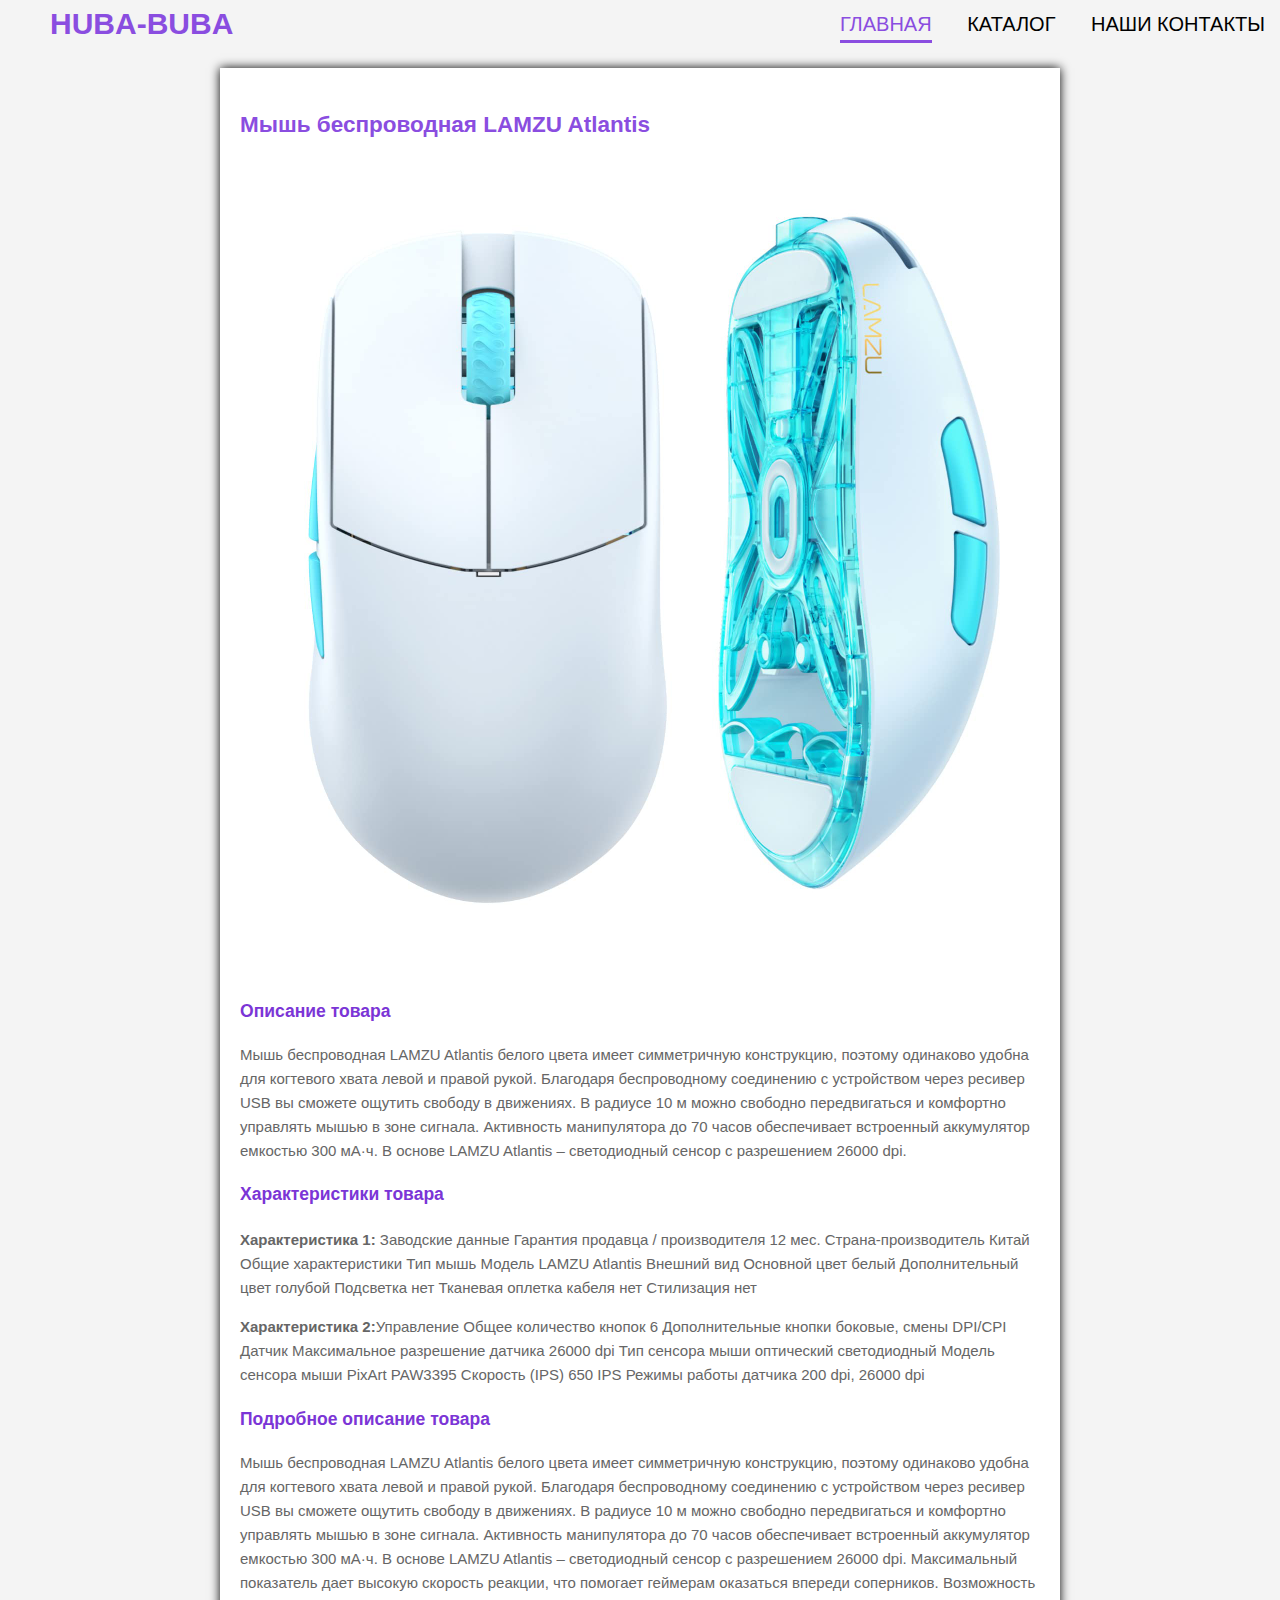
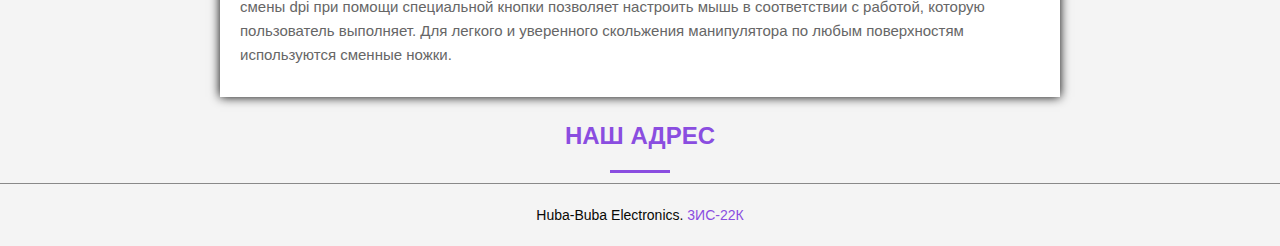
<file: index.html>
<!DOCTYPE html>
<html lang="en">
<head>
    <meta charset="UTF-8">
    <meta name="viewport" content="width=device-width, initial-scale=1.0">
    <link rel="stylesheet" type='text/css' media-'screen' href="index.css">
    <title>Huba-Buba Main</title>
</head>
<body>
    <header class="nav">
        <div class="container">
            <div class="golovka__inner">
                <div class="golovka__logo">Huba-Buba</div>
                <nav class="nav">
                    <a class="nav__link active" href="#">Главная</a>
                    <a class="nav__link" href="index1.html">Каталог</a>
                    <a class="nav__link" href="index2.html">Наши контакты</a>
                </nav>
            </div>
        </div>
 </header>

    <main>
        <h2>Мышь беспроводная LAMZU Atlantis </h2>
        <img src="atlantis.jpg" alt="Изображение товара">
        <h3>Описание товара</h3>
        <p>Мышь беспроводная LAMZU Atlantis белого цвета имеет симметричную конструкцию,
            поэтому одинаково удобна для когтевого хвата левой и правой рукой.
            Благодаря беспроводному соединению с устройством через ресивер USB вы сможете ощутить свободу в движениях.
            В радиусе 10 м можно свободно передвигаться и комфортно управлять мышью в зоне сигнала.
            Активность манипулятора до 70 часов обеспечивает встроенный аккумулятор емкостью 300 мА·ч.
            В основе LAMZU Atlantis ‒ светодиодный сенсор с разрешением 26000 dpi. </p>
        <h3>Характеристики товара</h3>
        <div class="characteristics">
            <p><strong>Характеристика 1:</strong> Заводские данные
                Гарантия продавца / производителя
                12 мес.
                Страна-производитель 
                Китай
                Общие характеристики
                Тип 
                мышь
                Модель
                LAMZU Atlantis
                Внешний вид
                Основной цвет
                 белый
                Дополнительный цвет
                голубой
                Подсветка
                 нет
                Тканевая оплетка кабеля 
                 нет
                Стилизация
                 нет</p>
            <p><strong>Характеристика 2:</strong>Управление
                Общее количество кнопок 
                 6
                Дополнительные кнопки
                боковые, смены DPI/CPI
                Датчик
                Максимальное разрешение датчика 
                 26000 dpi
                Тип сенсора мыши 
                оптический светодиодный
                Модель сенсора мыши
                 PixArt PAW3395
                Скорость (IPS) 
                 650 IPS
                Режимы работы датчика 
                200 dpi, 26000 dpi</p>
        </div>
        <h3>Подробное описание товара</h3>
        <p>Мышь беспроводная LAMZU Atlantis белого цвета имеет симметричную конструкцию,
            поэтому одинаково удобна для когтевого хвата левой и правой рукой.
            Благодаря беспроводному соединению с устройством через ресивер USB вы сможете ощутить свободу в движениях.
            В радиусе 10 м можно свободно передвигаться и комфортно управлять мышью в зоне сигнала.
            Активность манипулятора до 70 часов обеспечивает встроенный аккумулятор емкостью 300 мА·ч.
            В основе LAMZU Atlantis ‒ светодиодный сенсор с разрешением 26000 dpi.
            Максимальный показатель дает высокую скорость реакции, что помогает геймерам оказаться впереди соперников.
            Возможность смены dpi при помощи специальной кнопки позволяет настроить мышь в соответствии с работой,
            которую пользователь выполняет.
            Для легкого и уверенного скольжения манипулятора по любым поверхностям используются сменные ножки.</p>
    </main>

    <section class="section  section--map">
        <div class="container">
            <div class="map">
                <h2 class="map__title">
                    <div><i class="fas fa-map-marker-alt"></i></div>
                    <a href="https://yandex.by/maps/-/CDexq6Yi" target="_blank">Наш адрес</a>
                </h2>
            </div>
        </div>
    </section>

    <div class="copyright">
        Huba-Buba Electronics.<span> 3ИС-22К</span>
    </div>
</body>
</html>
</file>
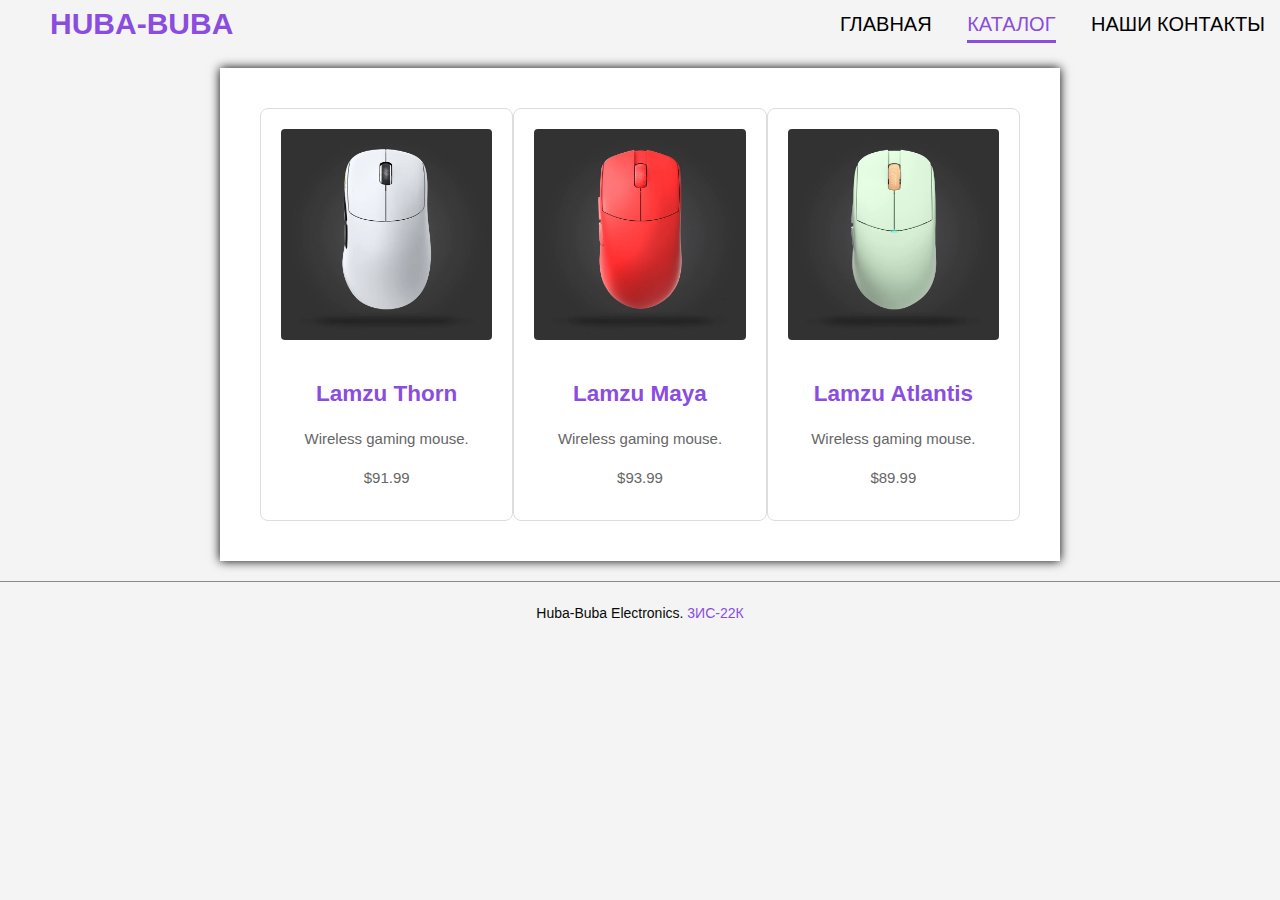
<file: index1.html>
<!DOCTYPE html>
<html lang="en">
<head>
    <meta charset="UTF-8">
    <meta name="viewport" content="width=device-width, initial-scale=1.0">
    <link rel="stylesheet" type='text/css' media-'screen' href="index1.css">
    <title>Huba-Buba Catalog</title>
</head>
<body>
    <header class="nav">
        <div class="container">
            <div class="golovka__inner">
                <div class="golovka__logo">Huba-Buba</div>
                <nav class="nav">
                    <a class="nav__link " href="index.html">Главная</a>
                    <a class="nav__link active" href="index1.html">Каталог</a>
                    <a class="nav__link" href="index2.html">Наши контакты</a>
                </nav>
            </div>
        </div>
 </header>

<main>        
            <div class="product-container">
            <div class="product">
                <img src="thorn.jpg" alt="Product 1">
                <h2>Lamzu Thorn</h2>
                <p>Wireless gaming mouse.</p>
                <p>$91.99</p>
                </div>
            
                <div class="product">
                  <img src="maya.jpg" alt="Product 2">
                  <h2>Lamzu Maya</h2>
                  <p>Wireless gaming mouse.</p>
                  <p>$93.99</p>
                </div>
            
                <div class="product">
                  <img src="atlantisPink.jpg" alt="Product 3">
                  <h2>Lamzu Atlantis</h2>
                  <p>Wireless gaming mouse.</p>
                  <p>$89.99</p>
                </div>
              </div>            
    </main>

    <div class="copyright">
        Huba-Buba Electronics.<span> 3ИС-22К</span>
    </div>
</body>
</html>
</file>
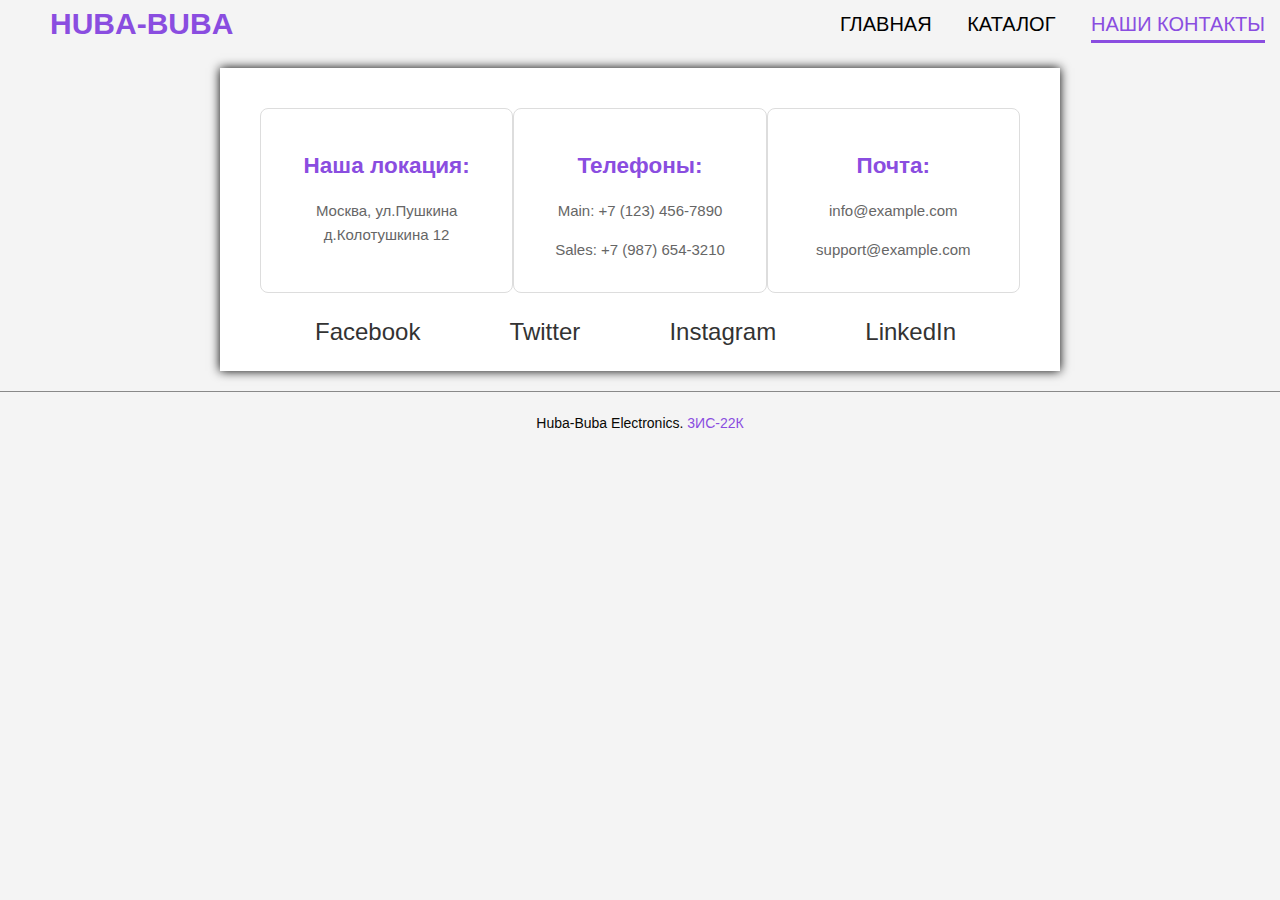
<file: index2.html>
<!DOCTYPE html>
<html lang="en">
<head>
    <meta charset="UTF-8">
    <meta name="viewport" content="width=device-width, initial-scale=1.0">
    <link rel="stylesheet" type='text/css' media-'screen' href="index2.css">
    <title>Huba-Buba Contacts</title>
</head>
<body>
    <header class="nav">
        <div class="container">
            <div class="golovka__inner">
                <div class="golovka__logo">Huba-Buba</div>
                <nav class="nav">
                    <a class="nav__link " href="index.html">Главная</a>
                    <a class="nav__link" href="index1.html">Каталог</a>
                    <a class="nav__link  active" href="index2.html">Наши контакты</a>
                </nav>
            </div>
        </div>
 </header>

<main>        
      <div class="contact-container">
        <div class="contact-info">
          <h2>Наша локация:</h2>
          <p>Москва, ул.Пушкина д.Колотушкина 12</p>
        </div>
    
        <div class="contact-info">
          <h2>Телефоны:</h2>
          <p>Main: +7 (123) 456-7890</p>
          <p>Sales: +7 (987) 654-3210</p>
        </div>
    
        <div class="contact-info">
          <h2>Почта:</h2>
          <p>info@example.com</p>
          <p>support@example.com</p>
        </div>
      </div>
    
      <div class="social-icons">
        <a href="#" target="_blank">Facebook</a>
        <a href="#" target="_blank">Twitter</a>
        <a href="#" target="_blank">Instagram</a>
        <a href="#" target="_blank">LinkedIn</a>
      </div>
    </main>

    <div class="copyright">
        Huba-Buba Electronics.<span> 3ИС-22К</span>
    </div>
</body>
</html>
</file>
<file: index.css>
body {
    margin: 0;
    font-family: 'Montserrat', sans-serif;
    font-size: 15px;
    line-height: 1.6;
    color: #7b35d6;
}
.golovka {
    width: 100%;
    padding-top: 30px;
    position: absolute;
    top: 0;
    left: 0;
    right: 0;
    z-index: 1000;
}
.golovka__inner {
    display: flex;
    justify-content: space-between;
    align-items: center;
}
.golovka__logo {
    font-size: 30px;
    font-weight: 700;
    margin-left: 50px;
    color: #8a4de0;
}
.nav {
    font-size: 20px;
    text-transform: uppercase;
    }
.nav__link {
    display: inline-block;
    vertical-align: top;
    margin: 0 15px;
    position: relative;
    color: #000000;
    text-decoration: none;
    transition: color .1s linear;
    }
.nav__link:after {
    content: "";
     display: block;
    width: 100%;
    height: 3px;
    background-color: #8a4de0;
    opacity: 0;
    position: absolute;
    top: 100%;
    left: 0;
    z-index: 1;
    transition: opacity .1s linear;
}
.nav__link:hover {
    color: #8a4de0;
}
.nav__link:hover:after,
.nav__link.active:after {
    opacity: 1;
}
.nav__link.active {
    color: #8a4de0;
}

main {
max-width: 800px;
margin: 20px auto;
padding: 20px;
background-color: #fff;
box-shadow: 0 0 10px #000000;
}

p{
 margin-bottom: 10px;
color: #000000;
}

h1{
margin-left: -1000px;
color: #68ff6b;
}

h2{
margin-bottom: 10px;
color: #000000;
}

img {
max-width: 100%;
height: auto;
margin-bottom: 20px;
}

body {
    font-family: Arial, sans-serif;
    background-color: #f4f4f4;
    margin: 0;
    padding: 0;
  }

  h2 {
    color: #8a4de0;
  }

  p {
    color: #666;
  }
.characteristics {
    margin-top: 20px;
}
footer {
background-color: #8a4de0;
color: #fff;
padding: 10px;
text-align: center;
position: fixed;
bottom: 0;
width: 100%;
}

.map {
text-align: center;
    }
.map__title {
font-size: 24px;
color: #8a4de0;
font-weight: 700;
text-transform: uppercase;
}
.map__title:after {
content: "";
display: block;
width: 60px;
height: 3px;
margin: 15px auto 0;
background-color: #8a4de0;
}
.map__title a {
color: inherit;
text-decoration: none;
}
.map__title a:hover {
text-decoration: underline;
}

.copyright {
padding: 20px 0;
border-top: 1px solid #898989;
font-size: 14px;
color: #090905;
text-align: center;
}    
.copyright span {
color: #8a4de0;
}
</file>
<file: index1.css>
body {
    margin: 0;
    font-family: 'Montserrat', sans-serif;
    font-size: 15px;
    line-height: 1.6;
    color: #7b35d6;
}
.golovka {
    width: 100%;
    padding-top: 30px;
    position: absolute;
    top: 0;
    left: 0;
    right: 0;
    z-index: 1000;
}
.golovka__inner {
    display: flex;
    justify-content: space-between;
    align-items: center;
}
.golovka__logo {
    font-size: 30px;
    font-weight: 700;
    margin-left: 50px;
    color: #8a4de0;
}
.nav {
    font-size: 20px;
    text-transform: uppercase;
    }
.nav__link {
    display: inline-block;
    vertical-align: top;
    margin: 0 15px;
    position: relative;
    color: #000000;
    text-decoration: none;
    transition: color .1s linear;
    }
.nav__link:after {
    content: "";
     display: block;
    width: 100%;
    height: 3px;
    background-color: #8a4de0;
    opacity: 0;
    position: absolute;
    top: 100%;
    left: 0;
    z-index: 1;
    transition: opacity .1s linear;
}
.nav__link:hover {
    color: #8a4de0;
}
.nav__link:hover:after,
.nav__link.active:after {
    opacity: 1;
}
.nav__link.active {
    color: #8a4de0;
}

main {
max-width: 800px;
margin: 20px auto;
padding: 20px;
background-color: #fff;
box-shadow: 0 0 10px #000000;
}

p{
 margin-bottom: 10px;
color: #000000;
}

h1{
margin-left: -1000px;
color: #68ff6b;
}

h2{
margin-bottom: 10px;
color: #000000;
}

img {
max-width: 100%;
height: auto;
margin-bottom: 20px;
}

body {
    font-family: Arial, sans-serif;
    background-color: #f4f4f4;
    margin: 0;
    padding: 0;
  }

  .product-container {
    display: flex;
    justify-content: space-around;
    margin: 20px;
  }

  .product {
    background-color: #fff;
    border: 1px solid #ddd;
    border-radius: 8px;
    padding: 20px;
    width: 250px;
    text-align: center;
  }

  .product img {
    max-width: 100%;
    height: auto;
    border-radius: 4px;
    margin-bottom: 10px;
  }

  h2 {
    color: #8a4de0;
  }

  p {
    color: #666;
  }
.characteristics {
    margin-top: 20px;
}
footer {
background-color: #8a4de0;
color: #fff;
padding: 10px;
text-align: center;
position: fixed;
bottom: 0;
width: 100%;
}

.map {
text-align: center;
    }
.map__title {
font-size: 24px;
color: #8a4de0;
font-weight: 700;
text-transform: uppercase;
}
.map__title:after {
content: "";
display: block;
width: 60px;
height: 3px;
margin: 15px auto 0;
background-color: #8a4de0;
}
.map__title a {
color: inherit;
text-decoration: none;
}
.map__title a:hover {
text-decoration: underline;
}

.copyright {
padding: 20px 0;
border-top: 1px solid #898989;
font-size: 14px;
color: #090905;
text-align: center;
}    
.copyright span {
color: #8a4de0;
}
</file>
<file: index2.css>
body {
    margin: 0;
    font-family: 'Montserrat', sans-serif;
    font-size: 15px;
    line-height: 1.6;
    color: #7b35d6;
}
.golovka {
    width: 100%;
    padding-top: 30px;
    position: absolute;
    top: 0;
    left: 0;
    right: 0;
    z-index: 1000;
}
.golovka__inner {
    display: flex;
    justify-content: space-between;
    align-items: center;
}
.golovka__logo {
    font-size: 30px;
    font-weight: 700;
    margin-left: 50px;
    color: #8a4de0;
}
.nav {
    font-size: 20px;
    text-transform: uppercase;
    }
.nav__link {
    display: inline-block;
    vertical-align: top;
    margin: 0 15px;
    position: relative;
    color: #000000;
    text-decoration: none;
    transition: color .1s linear;
    }
.nav__link:after {
    content: "";
     display: block;
    width: 100%;
    height: 3px;
    background-color: #8a4de0;
    opacity: 0;
    position: absolute;
    top: 100%;
    left: 0;
    z-index: 1;
    transition: opacity .1s linear;
}
.nav__link:hover {
    color: #8a4de0;
}
.nav__link:hover:after,
.nav__link.active:after {
    opacity: 1;
}
.nav__link.active {
    color: #8a4de0;
}

main {
max-width: 800px;
margin: 20px auto;
padding: 20px;
background-color: #fff;
box-shadow: 0 0 10px #000000;
}

p{
 margin-bottom: 10px;
color: #000000;
}

h1{
margin-left: -1000px;
color: #68ff6b;
}

h2{
margin-bottom: 10px;
color: #000000;
}

img {
max-width: 100%;
height: auto;
margin-bottom: 20px;
}

body {
    font-family: Arial, sans-serif;
    background-color: #f4f4f4;
    margin: 0;
    padding: 0;
  }

  body {
    font-family: Arial, sans-serif;
    background-color: #f4f4f4;
    margin: 0;
    padding: 0;
    color: #333;
  }

 
  .contact-container {
    display: flex;
    justify-content: space-around;
    margin: 20px;
  }

  .contact-info {
    background-color: #fff;
    border: 1px solid #ddd;
    border-radius: 8px;
    padding: 20px;
    width: 300px;
    text-align: center;
  }

  h2 {
    color: #333;
  }

  p {
    color: #666;
  }

  .social-icons {
    margin-top: 20px;
  }

  .social-icons a {
    display: inline-block;
    margin: 0 10px;
    color: #333;
    text-decoration: none;
    font-size: 24px;
    margin-left: 75px;
  }

  .social-icons a:hover {
    color: #007bff;
  }

  .product-container {
    display: flex;
    justify-content: space-around;
    margin: 20px;
  }

  .product {
    background-color: #fff;
    border: 1px solid #ddd;
    border-radius: 8px;
    padding: 20px;
    width: 250px;
    text-align: center;
  }

  .product img {
    max-width: 100%;
    height: auto;
    border-radius: 4px;
    margin-bottom: 10px;
  }

  h2 {
    color: #8a4de0;
  }

  p {
    color: #666;
  }
  

.copyright {
padding: 20px 0;
border-top: 1px solid #898989;
font-size: 14px;
color: #090905;
text-align: center;
}    
.copyright span {
color: #8a4de0;
}
</file>
